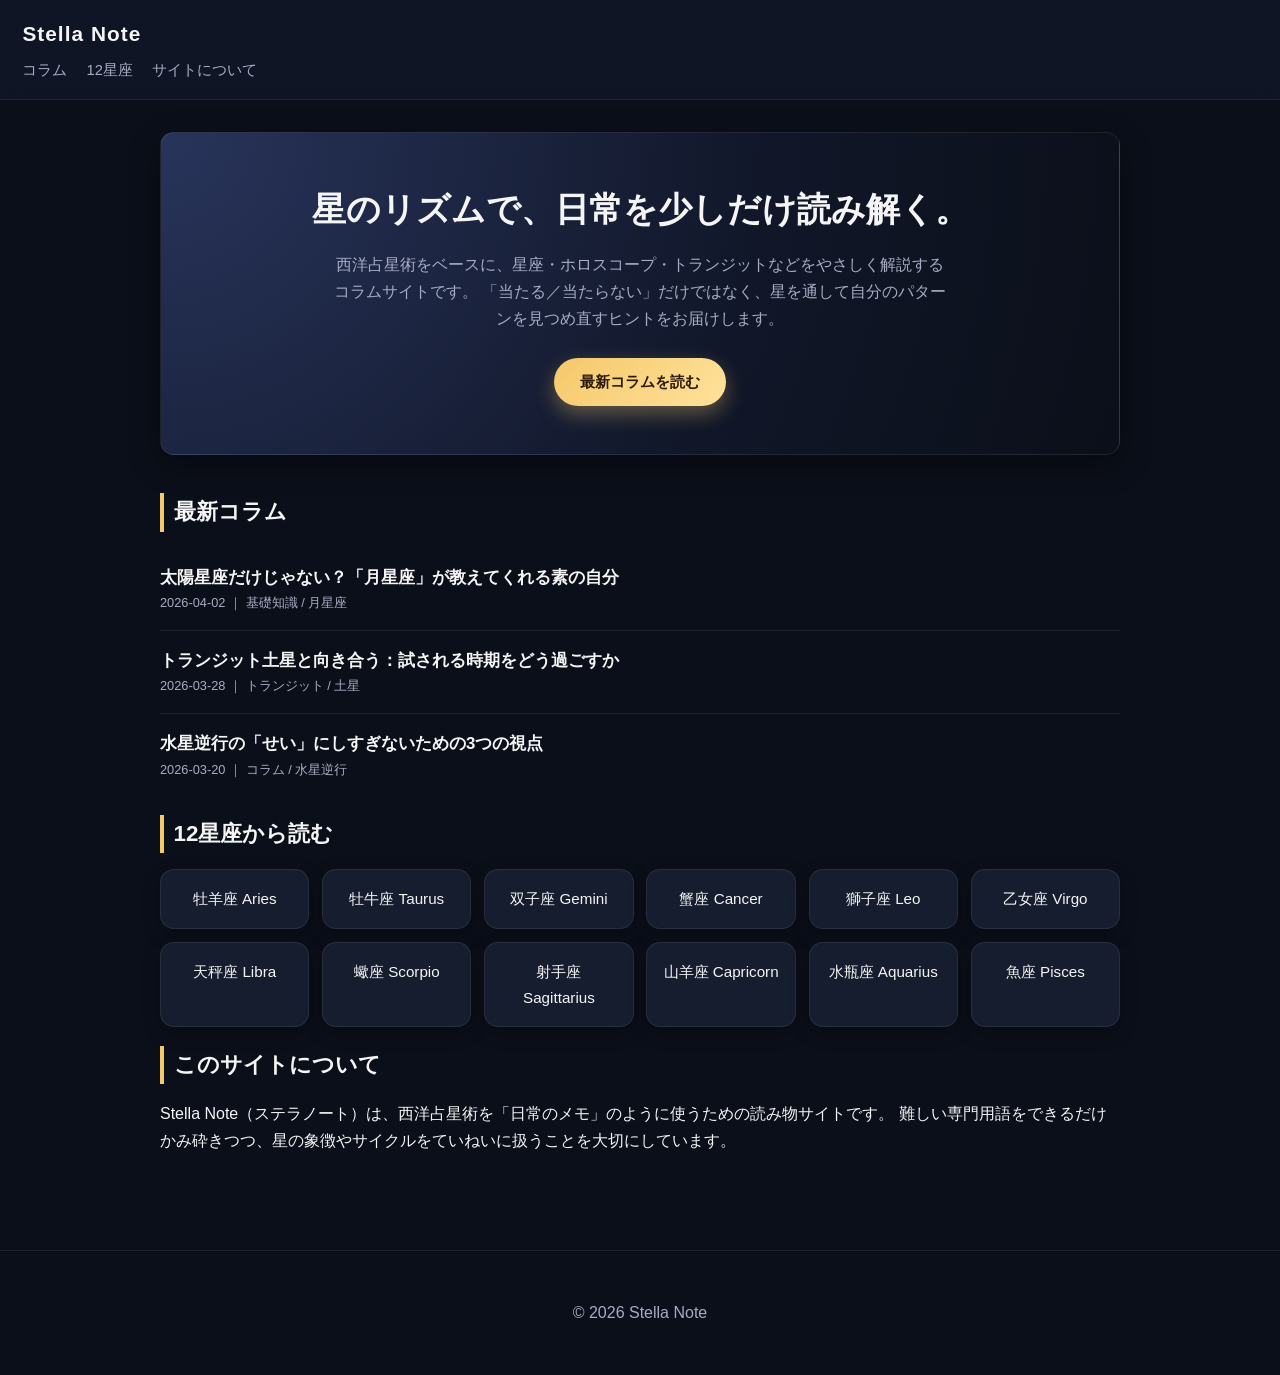
<file: index.html>
<!DOCTYPE html>
<html lang="ja">
<head>
  <meta charset="UTF-8" />
  <meta name="viewport" content="width=device-width, initial-scale=1" />
  <title>Stella Note｜西洋占星術コラム</title>
  <meta name="description" content="西洋占星術のコラムや12星座の読み物を掲載するサイトです。" />
  <link rel="stylesheet" href="style.css" />
</head>

<body>
  <header>
    <div class="logo">Stella Note</div>
    <nav>
      <a href="#latest">コラム</a>
      <a href="#zodiac">12星座</a>
      <a href="#about">サイトについて</a>
    </nav>
  </header>

  <main class="container">

    <!-- Hero -->
    <section class="hero">
      <h1>星のリズムで、日常を少しだけ読み解く。</h1>
      <p>
        西洋占星術をベースに、星座・ホロスコープ・トランジットなどをやさしく解説するコラムサイトです。
        「当たる／当たらない」だけではなく、星を通して自分のパターンを見つめ直すヒントをお届けします。
      </p>
      <a href="#latest" class="btn">最新コラムを読む</a>
    </section>

    <!-- Latest -->
    <section id="latest">
      <h2>最新コラム</h2>
      <ul class="post-list">
        <li class="post-item">
          <a href="posts/column/20260402-moon_sign.html">
            <div class="post-title">太陽星座だけじゃない？「月星座」が教えてくれる素の自分</div>
            <div class="post-meta">2026-04-02 ｜ 基礎知識 / 月星座</div>
          </a>
        </li>
        <li class="post-item">
          <a href="#">
            <div class="post-title">トランジット土星と向き合う：試される時期をどう過ごすか</div>
            <div class="post-meta">2026-03-28 ｜ トランジット / 土星</div>
          </a>
        </li>
        <li class="post-item">
          <a href="#">
            <div class="post-title">水星逆行の「せい」にしすぎないための3つの視点</div>
            <div class="post-meta">2026-03-20 ｜ コラム / 水星逆行</div>
          </a>
        </li>
      </ul>
    </section>

    <!-- Zodiac -->
    <section id="zodiac">
      <h2>12星座から読む</h2>
      <div class="zodiac-grid">
        <div class="zodiac-card">牡羊座 Aries</div>
        <div class="zodiac-card">牡牛座 Taurus</div>
        <div class="zodiac-card">双子座 Gemini</div>
        <div class="zodiac-card">蟹座 Cancer</div>
        <div class="zodiac-card">獅子座 Leo</div>
        <div class="zodiac-card">乙女座 Virgo</div>
        <div class="zodiac-card">天秤座 Libra</div>
        <div class="zodiac-card">蠍座 Scorpio</div>
        <div class="zodiac-card">射手座 Sagittarius</div>
        <div class="zodiac-card">山羊座 Capricorn</div>
        <div class="zodiac-card">水瓶座 Aquarius</div>
        <div class="zodiac-card">魚座 Pisces</div>
      </div>
    </section>

    <!-- About -->
    <section id="about">
      <h2>このサイトについて</h2>
      <p>
        Stella Note（ステラノート）は、西洋占星術を「日常のメモ」のように使うための読み物サイトです。
        難しい専門用語をできるだけかみ砕きつつ、星の象徴やサイクルをていねいに扱うことを大切にしています。
      </p>
    </section>

  </main>

  <footer>
    <p>© <span id="year"></span> Stella Note</p>
  </footer>

  <script>
    document.getElementById("year").textContent = new Date().getFullYear();
  </script>
</body>
</html>
</file>
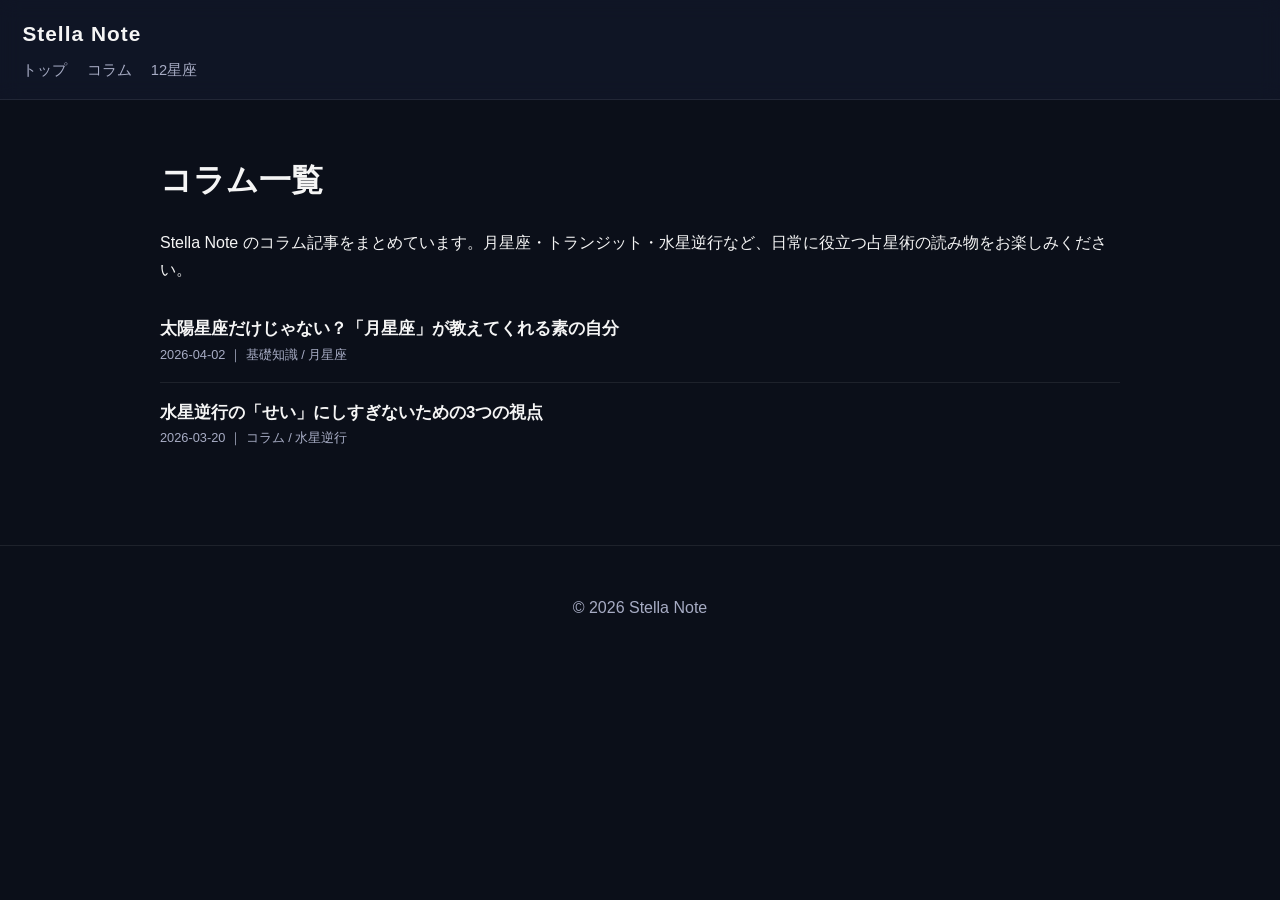
<file: posts/column/index.html>
<!DOCTYPE html>
<html lang="ja">
<head>
  <meta charset="UTF-8" />
  <meta name="viewport" content="width=device-width, initial-scale=1" />
  <title>コラム一覧｜Stella Note</title>
  <meta name="description" content="Stella Note のコラム記事一覧ページです。" />
  <link rel="stylesheet" href="../../style.css" />
</head>

<body>

  <header>
    <div class="logo">Stella Note</div>
    <nav>
      <a href="../../index.html">トップ</a>
      <a href="index.html">コラム</a>
      <a href="../../index.html#zodiac">12星座</a>
    </nav>
  </header>

  <main class="container">

    <h1>コラム一覧</h1>
    <p class="muted">
      Stella Note のコラム記事をまとめています。月星座・トランジット・水星逆行など、日常に役立つ占星術の読み物をお楽しみください。
    </p>

    <section class="post-list-section">
      <ul class="post-list">

        <!-- ▼ ここに記事を追加していく（手動更新） -->
        <li class="post-item">
          <a href="20260402-moon_sign.html">
            <div class="post-title">太陽星座だけじゃない？「月星座」が教えてくれる素の自分</div>
            <div class="post-meta">2026-04-02 ｜ 基礎知識 / 月星座</div>
          </a>
        </li>

        <li class="post-item">
          <a href="../2026-03-20-mercury-retro.html">
            <div class="post-title">水星逆行の「せい」にしすぎないための3つの視点</div>
            <div class="post-meta">2026-03-20 ｜ コラム / 水星逆行</div>
          </a>
        </li>

        <!-- ▼ 今後追加する場合はこの下に li を追加 -->
      </ul>
    </section>

  </main>

  <footer>
    <p>© <span id="year"></span> Stella Note</p>
  </footer>

  <script>
    document.getElementById("year").textContent = new Date().getFullYear();
  </script>

</body>
</html>
</file>
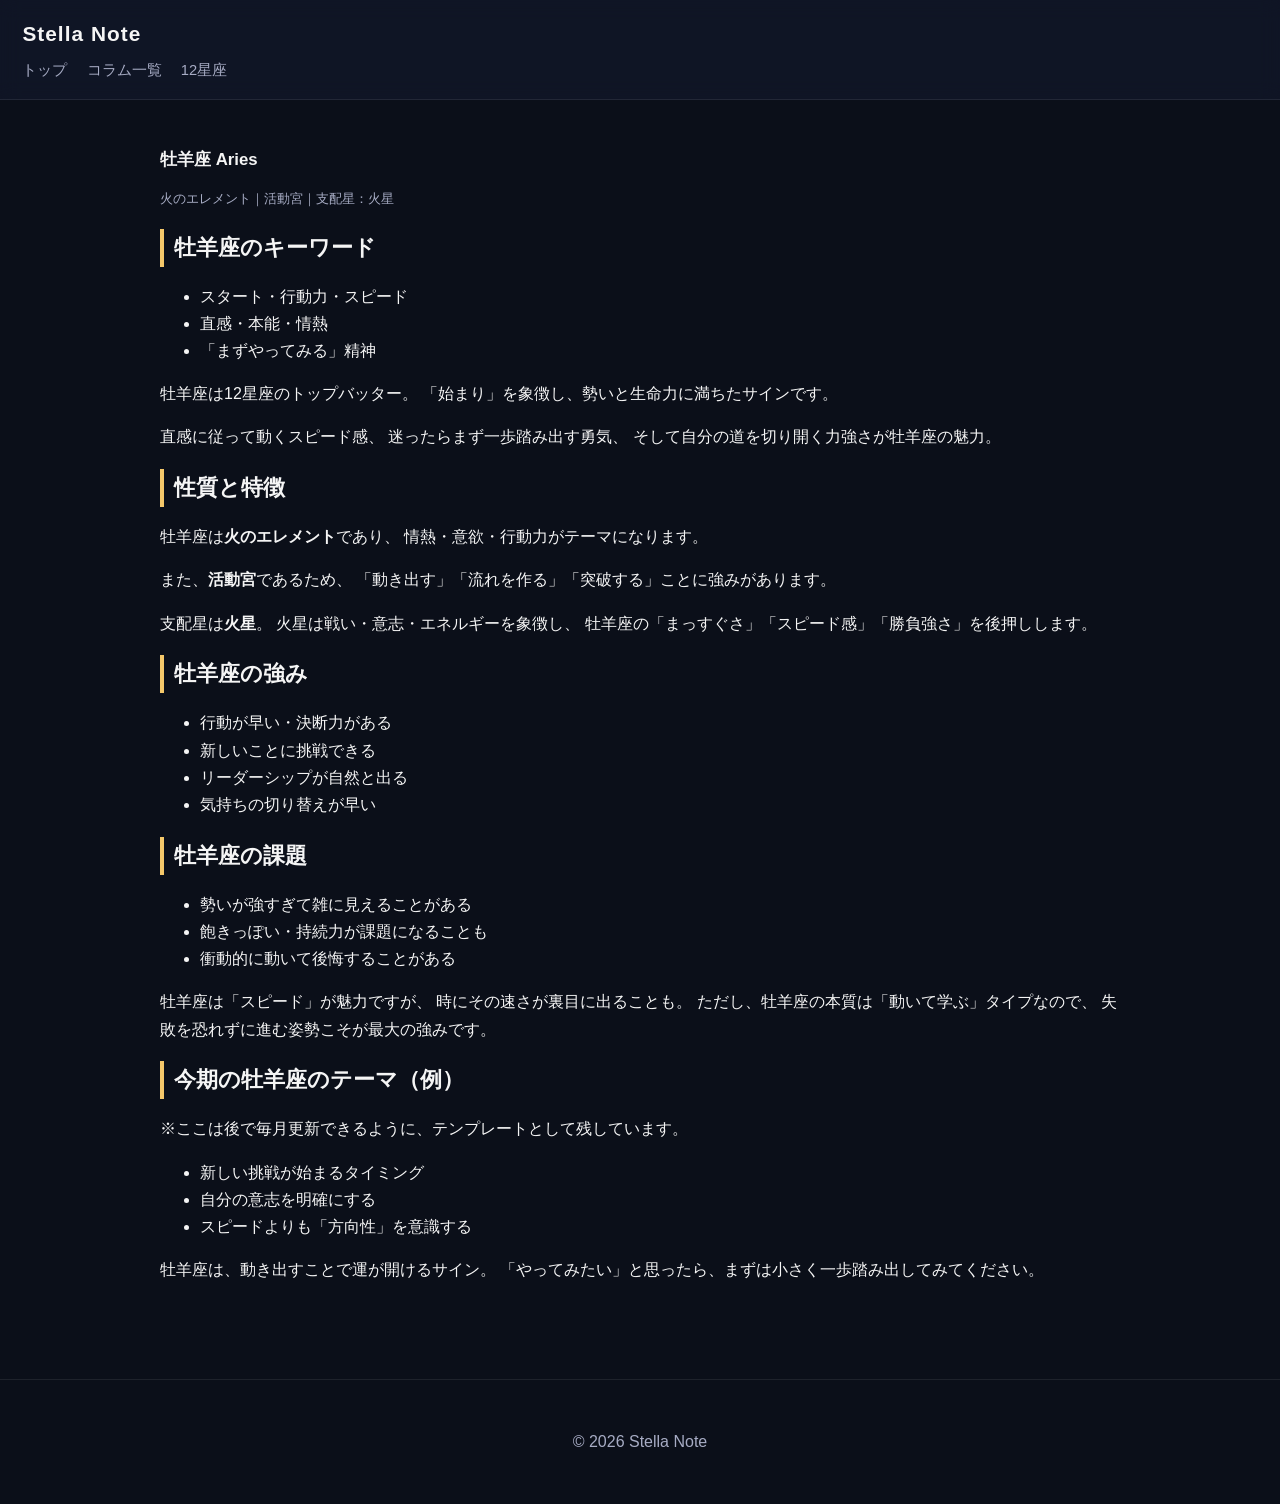
<file: zodiac/aries.html>
<!DOCTYPE html>
<html lang="ja">
<head>
  <meta charset="UTF-8" />
  <meta name="viewport" content="width=device-width, initial-scale=1" />
  <title>牡羊座 Aries｜Stella Note</title>
  <meta name="description" content="牡羊座（Aries）の性質・テーマ・今期の傾向を解説します。" />
  <link rel="stylesheet" href="../style.css" />
</head>

<body>

  <header>
    <div class="logo">Stella Note</div>
    <nav>
      <a href="../index.html">トップ</a>
      <a href="../posts/column/index.html">コラム一覧</a>
      <a href="../index.html#zodiac">12星座</a>
    </nav>
  </header>

  <main class="container">

    <article class="post-article">

      <h1 class="post-title">牡羊座 Aries</h1>
      <div class="post-meta">火のエレメント｜活動宮｜支配星：火星</div>

      <section class="post-content">

        <h2>牡羊座のキーワード</h2>
        <ul>
          <li>スタート・行動力・スピード</li>
          <li>直感・本能・情熱</li>
          <li>「まずやってみる」精神</li>
        </ul>

        <p>
          牡羊座は12星座のトップバッター。  
          「始まり」を象徴し、勢いと生命力に満ちたサインです。
        </p>

        <p>
          直感に従って動くスピード感、  
          迷ったらまず一歩踏み出す勇気、  
          そして自分の道を切り開く力強さが牡羊座の魅力。
        </p>

        <h2>性質と特徴</h2>

        <p>
          牡羊座は<strong>火のエレメント</strong>であり、  
          情熱・意欲・行動力がテーマになります。
        </p>

        <p>
          また、<strong>活動宮</strong>であるため、  
          「動き出す」「流れを作る」「突破する」ことに強みがあります。
        </p>

        <p>
          支配星は<strong>火星</strong>。  
          火星は戦い・意志・エネルギーを象徴し、  
          牡羊座の「まっすぐさ」「スピード感」「勝負強さ」を後押しします。
        </p>

        <h2>牡羊座の強み</h2>
        <ul>
          <li>行動が早い・決断力がある</li>
          <li>新しいことに挑戦できる</li>
          <li>リーダーシップが自然と出る</li>
          <li>気持ちの切り替えが早い</li>
        </ul>

        <h2>牡羊座の課題</h2>
        <ul>
          <li>勢いが強すぎて雑に見えることがある</li>
          <li>飽きっぽい・持続力が課題になることも</li>
          <li>衝動的に動いて後悔することがある</li>
        </ul>

        <p>
          牡羊座は「スピード」が魅力ですが、  
          時にその速さが裏目に出ることも。  
          ただし、牡羊座の本質は「動いて学ぶ」タイプなので、  
          失敗を恐れずに進む姿勢こそが最大の強みです。
        </p>

        <h2>今期の牡羊座のテーマ（例）</h2>
        <p>
          ※ここは後で毎月更新できるように、テンプレートとして残しています。
        </p>
        <ul>
          <li>新しい挑戦が始まるタイミング</li>
          <li>自分の意志を明確にする</li>
          <li>スピードよりも「方向性」を意識する</li>
        </ul>

        <p>
          牡羊座は、動き出すことで運が開けるサイン。  
          「やってみたい」と思ったら、まずは小さく一歩踏み出してみてください。
        </p>

      </section>

    </article>

  </main>

  <footer>
    <p>© <span id="year"></span> Stella Note</p>
  </footer>

  <script>
    document.getElementById("year").textContent = new Date().getFullYear();
  </script>

</body>
</html>
</file>
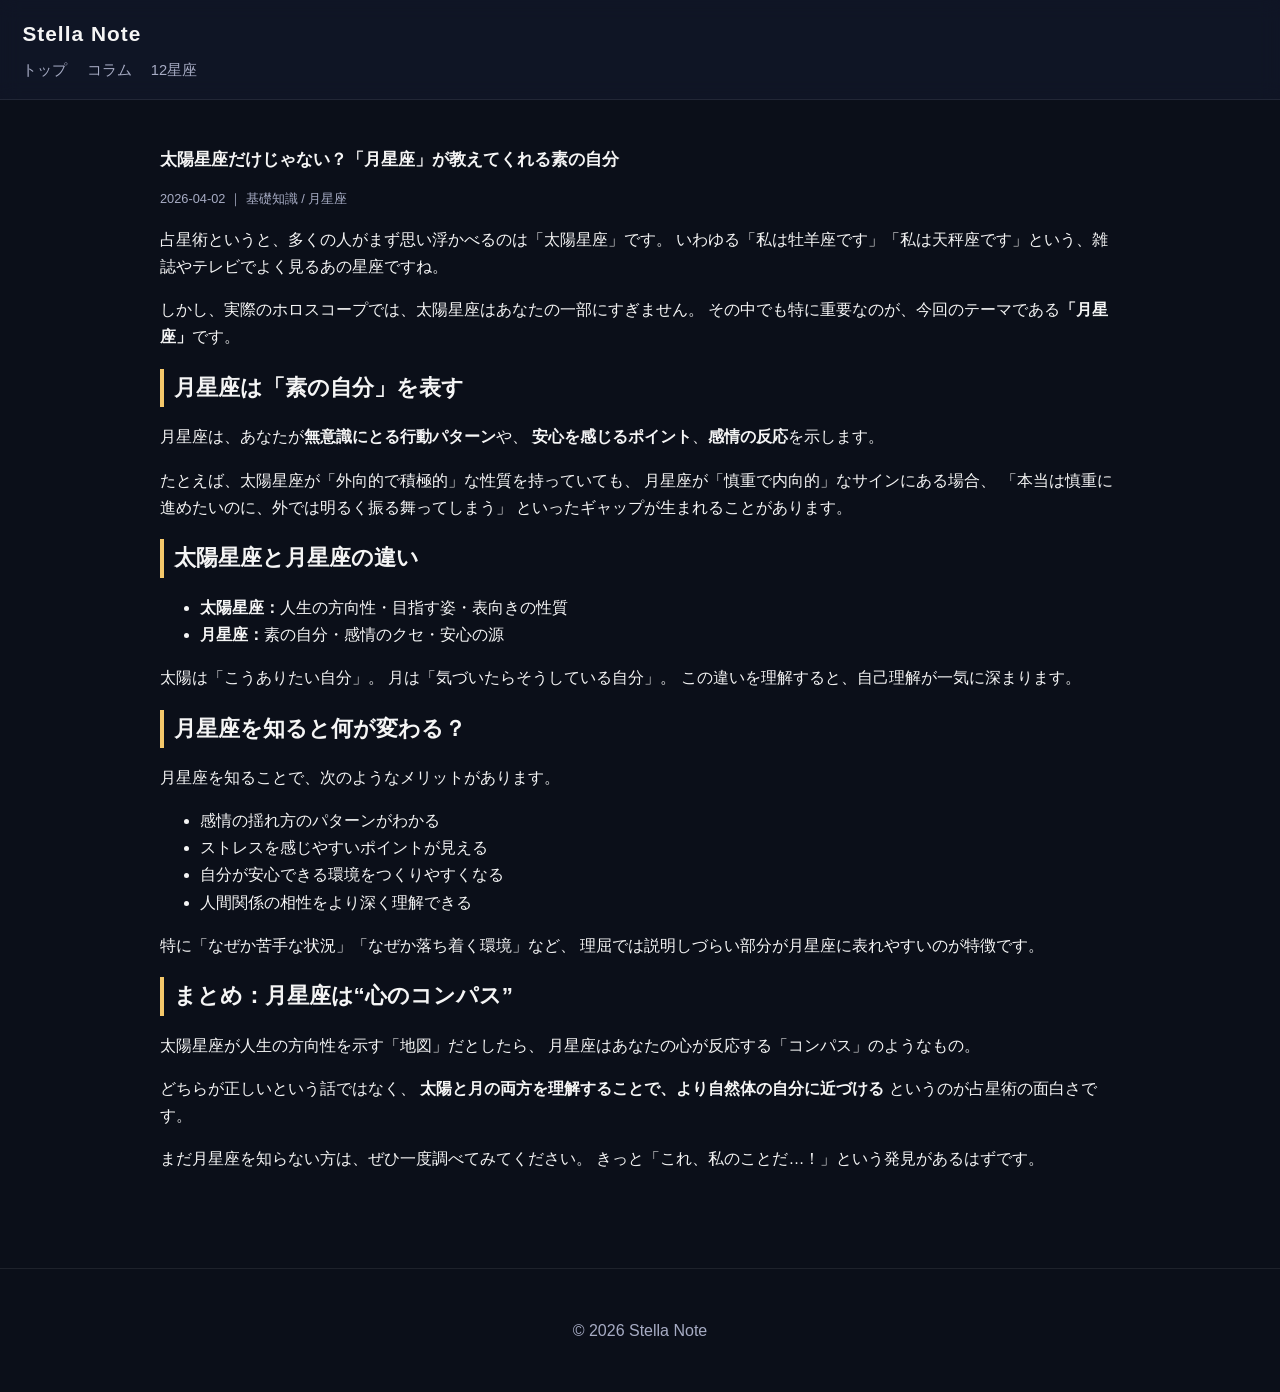
<file: posts/column/20260402-moon_sign.html>
<!DOCTYPE html>
<html lang="ja">
<head>
  <meta charset="UTF-8" />
  <meta name="viewport" content="width=device-width, initial-scale=1" />
  <title>太陽星座だけじゃない？「月星座」が教えてくれる素の自分｜Stella Note</title>
  <meta name="description" content="月星座が示す本来の性質や感情のパターンについて解説します。" />
  <link rel="stylesheet" href="../../style.css" />
</head>

<body>
  <header>
    <div class="logo">Stella Note</div>
    <nav>
      <a href="../../index.html">トップ</a>
      <a href="index.html">コラム</a>
      <a href="../../index.html#zodiac">12星座</a>
    </nav>
  </header>

  <main class="container">

    <article class="post-article">

      <h1 class="post-title">
        太陽星座だけじゃない？「月星座」が教えてくれる素の自分
      </h1>

      <div class="post-meta">
        2026-04-02 ｜ 基礎知識 / 月星座
      </div>

      <section class="post-content">

        <p>
          占星術というと、多くの人がまず思い浮かべるのは「太陽星座」です。  
          いわゆる「私は牡羊座です」「私は天秤座です」という、雑誌やテレビでよく見るあの星座ですね。
        </p>

        <p>
          しかし、実際のホロスコープでは、太陽星座はあなたの一部にすぎません。  
          その中でも特に重要なのが、今回のテーマである<strong>「月星座」</strong>です。
        </p>

        <h2>月星座は「素の自分」を表す</h2>

        <p>
          月星座は、あなたが<strong>無意識にとる行動パターン</strong>や、  
          <strong>安心を感じるポイント</strong>、<strong>感情の反応</strong>を示します。
        </p>

        <p>
          たとえば、太陽星座が「外向的で積極的」な性質を持っていても、  
          月星座が「慎重で内向的」なサインにある場合、  
          「本当は慎重に進めたいのに、外では明るく振る舞ってしまう」  
          といったギャップが生まれることがあります。
        </p>

        <h2>太陽星座と月星座の違い</h2>

        <ul>
          <li><strong>太陽星座：</strong>人生の方向性・目指す姿・表向きの性質</li>
          <li><strong>月星座：</strong>素の自分・感情のクセ・安心の源</li>
        </ul>

        <p>
          太陽は「こうありたい自分」。  
          月は「気づいたらそうしている自分」。  
          この違いを理解すると、自己理解が一気に深まります。
        </p>

        <h2>月星座を知ると何が変わる？</h2>

        <p>月星座を知ることで、次のようなメリットがあります。</p>

        <ul>
          <li>感情の揺れ方のパターンがわかる</li>
          <li>ストレスを感じやすいポイントが見える</li>
          <li>自分が安心できる環境をつくりやすくなる</li>
          <li>人間関係の相性をより深く理解できる</li>
        </ul>

        <p>
          特に「なぜか苦手な状況」「なぜか落ち着く環境」など、  
          理屈では説明しづらい部分が月星座に表れやすいのが特徴です。
        </p>

        <h2>まとめ：月星座は“心のコンパス”</h2>

        <p>
          太陽星座が人生の方向性を示す「地図」だとしたら、  
          月星座はあなたの心が反応する「コンパス」のようなもの。
        </p>

        <p>
          どちらが正しいという話ではなく、  
          <strong>太陽と月の両方を理解することで、より自然体の自分に近づける</strong>  
          というのが占星術の面白さです。
        </p>

        <p>
          まだ月星座を知らない方は、ぜひ一度調べてみてください。  
          きっと「これ、私のことだ…！」という発見があるはずです。
        </p>

      </section>

    </article>

  </main>

  <footer>
    <p>© <span id="year"></span> Stella Note</p>
  </footer>

  <script>
    document.getElementById("year").textContent = new Date().getFullYear();
  </script>

</body>
</html>
</file>
<file: style.css>
/* ------------------------------
   Base
------------------------------ */
:root {
  --bg: #0b0f19;
  --bg-soft: #111729;
  --card: #151d2f;
  --text: #f5f5f5;
  --muted: #a7acc4;
  --accent: #f5c86a;
  --accent-soft: #ffe29b;
  --radius: 14px;
  --shadow: 0 10px 30px rgba(0,0,0,0.35);
}

body {
  margin: 0;
  font-family: "Inter", "Segoe UI", sans-serif;
  background: var(--bg);
  color: var(--text);
  line-height: 1.7;
}

/* ------------------------------
   Header
------------------------------ */
header {
  background: rgba(17, 23, 41, 0.8);
  backdrop-filter: blur(10px);
  padding: 1rem 1.4rem;
  border-bottom: 1px solid rgba(255,255,255,0.08);
  position: sticky;
  top: 0;
  z-index: 20;
}

header .logo {
  font-size: 1.3rem;
  font-weight: 700;
  letter-spacing: 0.05em;
}

nav {
  margin-top: 0.4rem;
  display: flex;
  gap: 1.2rem;
}

nav a {
  color: var(--muted);
  text-decoration: none;
  font-size: 0.92rem;
  transition: 0.2s;
}

nav a:hover {
  color: var(--accent-soft);
}

/* ------------------------------
   Layout
------------------------------ */
.container {
  max-width: 960px;
  margin: 0 auto;
  padding: 2rem 1.2rem;
}

/* ------------------------------
   Hero
------------------------------ */
.hero {
  background: radial-gradient(circle at top left, #28345b 0%, #111729 60%, #0b0f19 100%);
  padding: 3rem 1.6rem;
  border-radius: var(--radius);
  margin-bottom: 2.4rem;
  text-align: center;
  border: 1px solid rgba(255,255,255,0.08);
  box-shadow: var(--shadow);
}

.hero h1 {
  margin: 0 0 0.8rem;
  font-size: 2.1rem;
  font-weight: 700;
}

.hero p {
  color: var(--muted);
  max-width: 620px;
  margin: 0.6rem auto 1.6rem;
  font-size: 1rem;
}

.btn {
  display: inline-block;
  padding: 0.7rem 1.6rem;
  background: linear-gradient(135deg, var(--accent), var(--accent-soft));
  color: #2b1b08;
  border-radius: 999px;
  font-weight: 600;
  text-decoration: none;
  font-size: 0.95rem;
  transition: 0.2s;
  box-shadow: 0 8px 20px rgba(245,200,106,0.35);
}

.btn:hover {
  transform: translateY(-2px);
  filter: brightness(1.05);
}

/* ------------------------------
   Section titles
------------------------------ */
h2 {
  font-size: 1.4rem;
  margin-bottom: 1rem;
  border-left: 4px solid var(--accent);
  padding-left: 0.6rem;
  font-weight: 600;
}

/* ------------------------------
   Latest posts
------------------------------ */
.post-list {
  list-style: none;
  padding: 0;
  margin: 0;
}

.post-item {
  padding: 1rem 0;
  border-bottom: 1px solid rgba(255,255,255,0.08);
}

.post-item:last-child {
  border-bottom: none;
}

.post-item a {
  color: var(--text);
  text-decoration: none;
  display: block;
  transition: 0.2s;
}

.post-item:hover {
  background: rgba(255,255,255,0.03);
  padding-left: 0.4rem;
}

.post-title {
  font-size: 1.05rem;
  font-weight: 600;
}

.post-meta {
  font-size: 0.8rem;
  color: var(--muted);
}

/* ------------------------------
   Zodiac
------------------------------ */
.zodiac-grid {
  display: grid;
  grid-template-columns: repeat(auto-fill, minmax(140px, 1fr));
  gap: 0.8rem;
}

.zodiac-card {
  background: var(--card);
  padding: 1rem;
  border-radius: var(--radius);
  text-align: center;
  font-size: 0.95rem;
  border: 1px solid rgba(255,255,255,0.08);
  cursor: pointer;
  transition: 0.2s;
  box-shadow: 0 6px 18px rgba(0,0,0,0.25);
}

.zodiac-card:hover {
  background: #1b2340;
  transform: translateY(-3px);
}

/* ------------------------------
   Footer
------------------------------ */
footer {
  text-align: center;
  padding: 2rem 1rem;
  color: var(--muted);
  border-top: 1px solid rgba(255,255,255,0.08);
  margin-top: 3rem;
}
</file>
